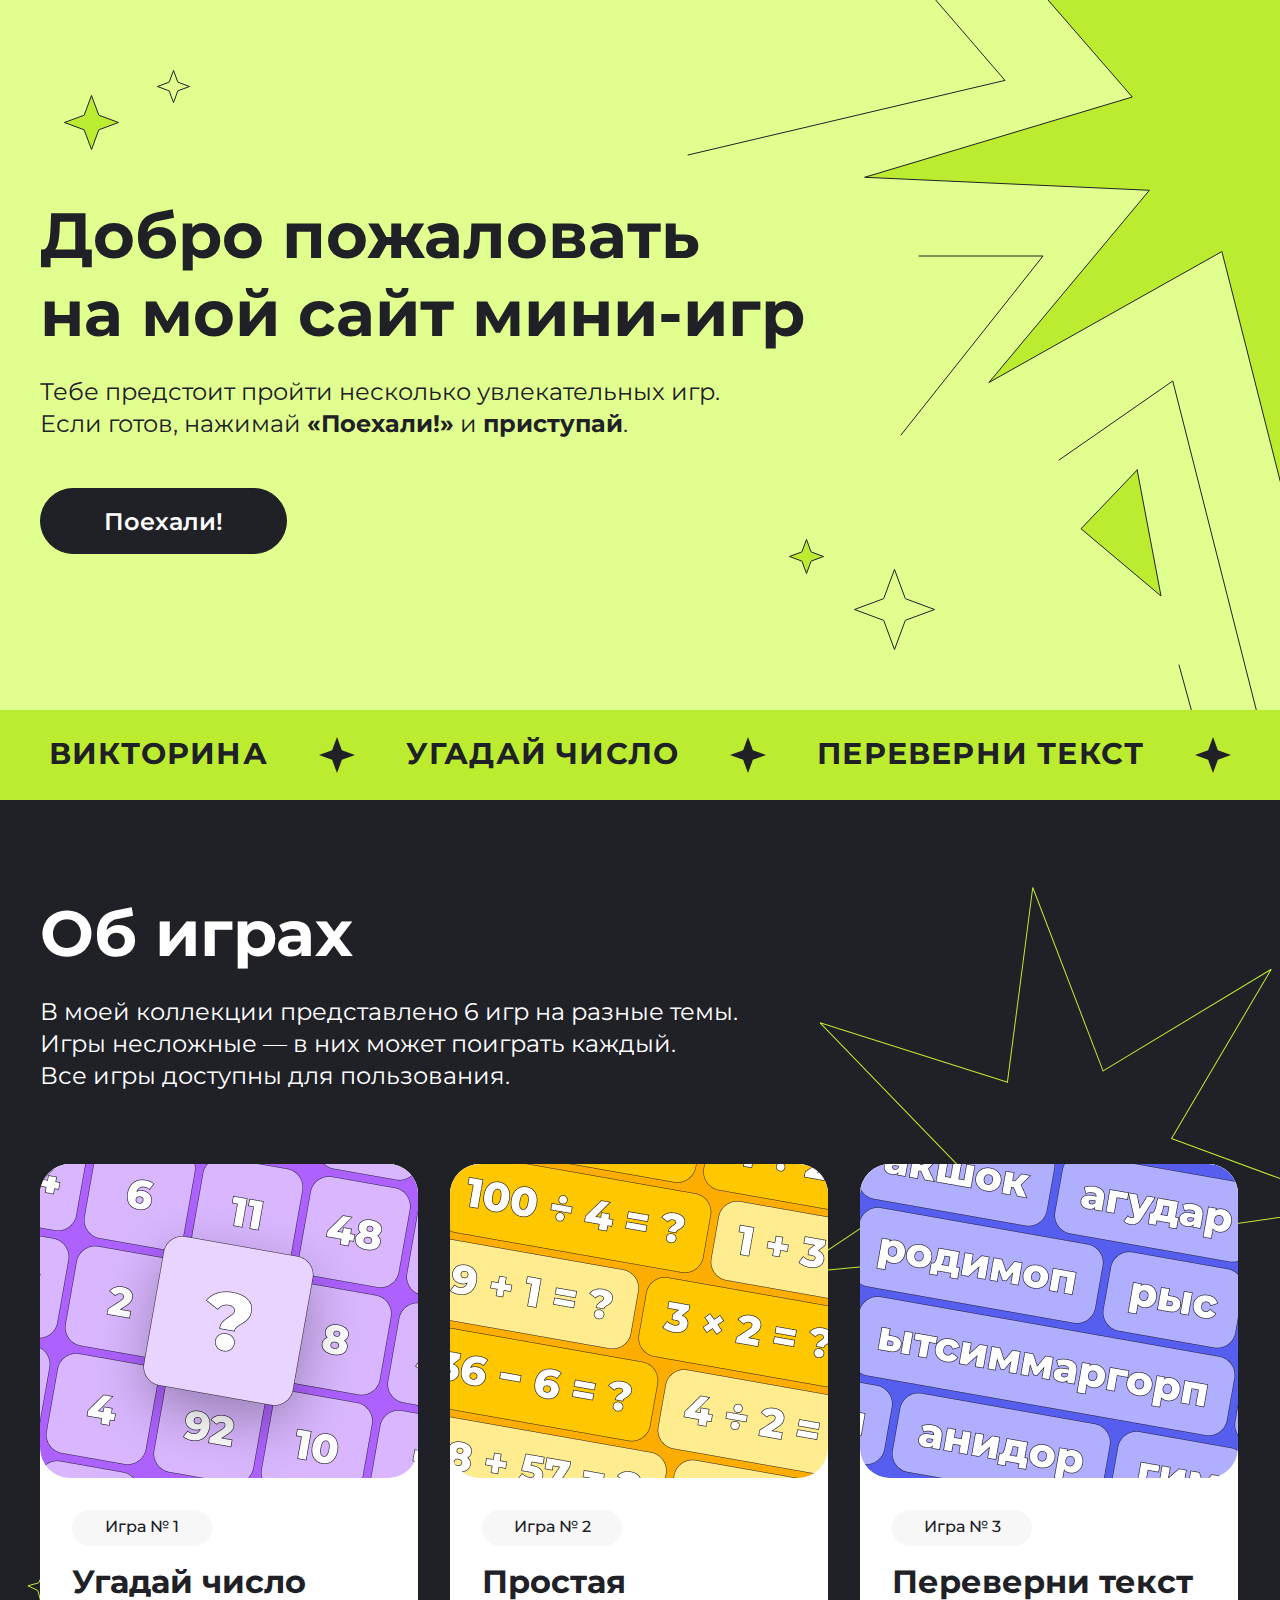
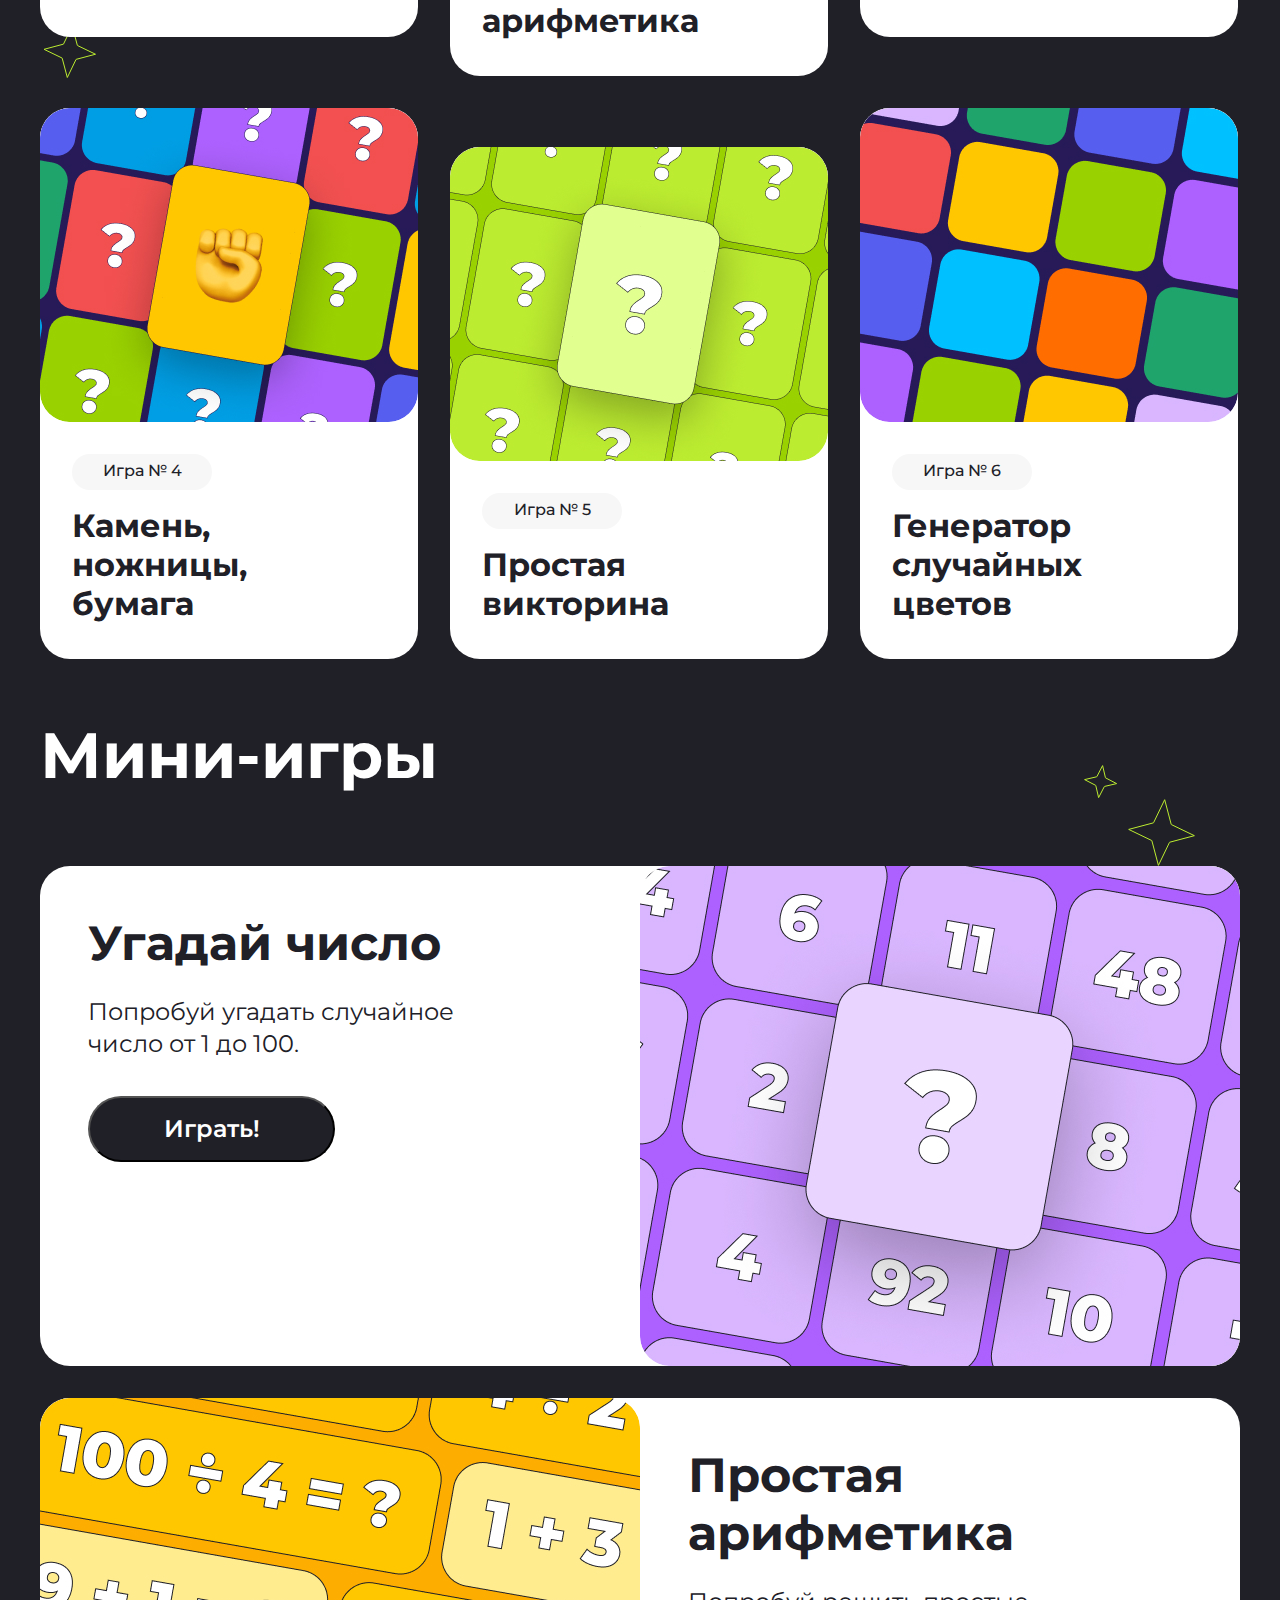
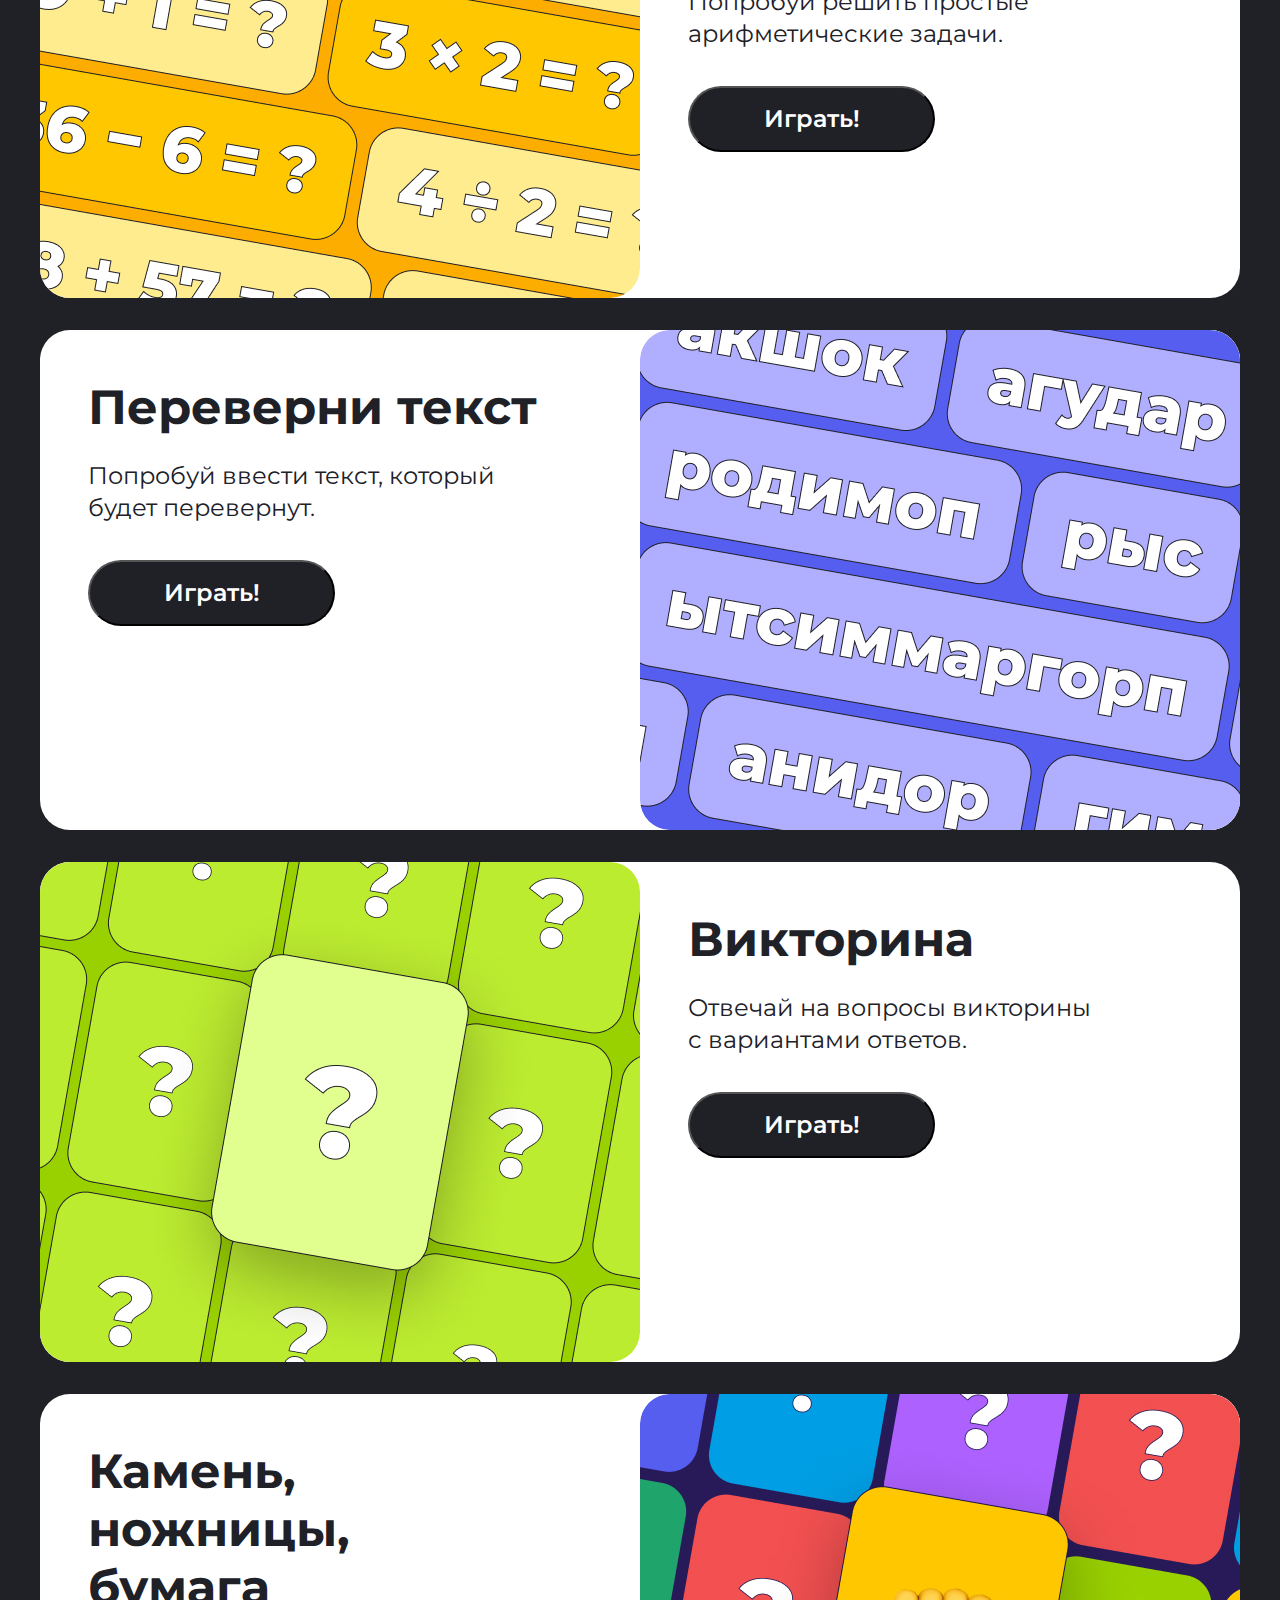
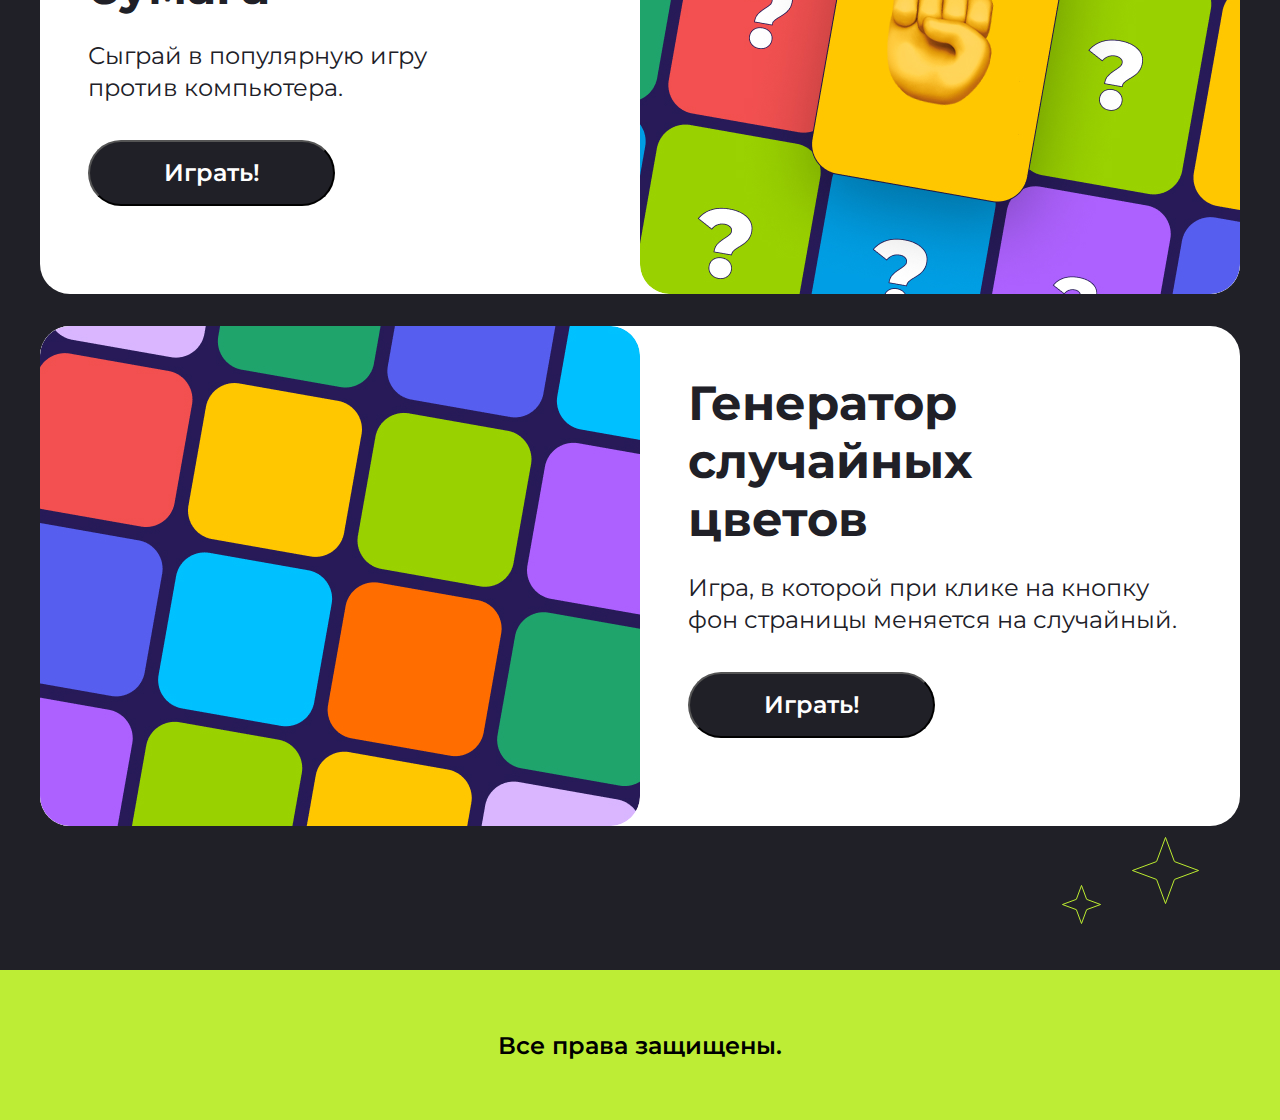
<file: index.html>
<!DOCTYPE html>
<html lang="en">

<head>
    <meta charset="UTF-8">
    <meta http-equiv="X-UA-Compatible" content="IE=edge">
    <meta name="viewport" content="width=device-width, initial-scale=1.0">
    <title>Homework</title>
    <link rel="preconnect" href="https://fonts.googleapis.com">
    <link rel="preconnect" href="https://fonts.gstatic.com" crossorigin>
    <link href="https://fonts.googleapis.com/css2?family=Montserrat:wght@400;500;600;700&display=swap" rel="stylesheet">
    <link rel="stylesheet" href="style.css">
</head>

<body>
    <div class="top center">
        <section class="top__content">
            <h1 class="top__title">Добро пожаловать<br />на мой сайт мини-игр</h1>
            <p class="top__text">Тебе предстоит пройти несколько увлекательных игр.<br />Если готов, нажимай <b>«Поехали!»</b> и <b>приступай</b>.</p>
            <p class="top__text top__text_mobile">Тебе предстоит пройти несколько увлекательных игр. Если готов,<br />нажимай <b>«Поехали!»</b> и <b>приступай</b>.</p>
            <a href="#game" class="top__button">Поехали!</a>
            <a href="#mini-game"class="top__button top__button_mobile">Поехали!</a>
        </section>

        <div class="top__runway">
            <div class="top__runway-content">
                <p class="top__runway-text">Викторина</p>
                <img src="img/Star.svg" alt="star-ranway" class="top__runway-img">
                <p class="top__runway-text">Угадай число</p>
                <img src="img/Star.svg" alt="star-ranway" class="top__runway-img">
                <p class="top__runway-text">Переверни текст</p>
                <img src="img/Star.svg" alt="star-ranway" class="top__runway-img">
                <p class="top__runway-text">Простая арифметика</p>
                <img src="img/Star.svg" alt="star-ranway" class="top__runway-img">
                <p class="top__runway-text">Камень, ножницы, бумага</p>
                <img src="img/Star.svg" alt="star-ranway" class="top__runway-img">
                <p class="top__runway-text">Генератор случайных цветов</p>
                <img src="img/Star.svg" alt="star-ranway" class="top__runway-img">
            </div>
        </div>
    </div>

    <div class="game-box center" id="game">
        <section class="game-box__info">
            <h2 class="game-box__title">Об играх</h2>
            <p class="game-box__text">В моей коллекции представлено 6 игр на разные темы.<br />Игры несложные — в них может поиграть каждый.<br />Все игры доступны для пользования.</p>
        </section>

        <div class="game-box__content">
            <div class="game-box__line1">
                <a href="#game1">
                    <article class="game game_size1">
                        <img src="img/game1.jpg" alt="Игра" class="game__img">
                        <div class="game-bottom">
                            <div class="game__text-box">
                                <p class="game__text">Игра № 1</p>
                            </div>
                            <h3 class="game__title">Угадай число</h3>
                        </div>
                    </article>
                </a>
                <a href="#game2">
                    <article class="game game_size2">
                        <img src="img/game2.jpg" alt="Игра" class="game__img">
                        <div class="game-bottom">
                            <div class="game__text-box">
                                <p class="game__text">Игра № 2</p>
                            </div>
                            <h3 class="game__title">Простая<br />арифметика</h3>
                        </div>
                    </article>
                </a>
                <a href="#game3">
                    <article class="game game_size1">
                        <img src="img/game3.jpg" alt="Игра" class="game__img">
                        <div class="game-bottom">
                            <div class="game__text-box">
                                <p class="game__text">Игра № 3</p>
                            </div>
                            <h3 class="game__title">Переверни текст</h3>
                        </div>
                    </article>
                </a>
            </div>
            <div class="game-box__line2">
                <a href="#game4">
                    <article class="game game_size3">
                        <img src="img/game4.jpg" alt="Игра" class="game__img">
                        <div class="game-bottom">
                            <div class="game__text-box">
                                <p class="game__text">Игра № 4</p>
                            </div>
                            <h3 class="game__title">Камень,<br />ножницы,<br />бумага</h3>
                        </div>
                    </article>
                </a>
                <a href="#game5">
                    <article class="game game_size2">
                        <img src="img/game5.jpg" alt="Игра" class="game__img">
                        <div class="game-bottom">
                            <div class="game__text-box">
                                <p class="game__text">Игра № 5</p>
                            </div>
                            <h3 class="game__title">Простая<br />викторина</h3>
                        </div>
                    </article>
                </a>
                <a href="#game6">
                    <article class="game game_size3">
                        <img src="img/game6.jpg" alt="Игра" class="game__img">
                        <div class="game-bottom">
                            <div class="game__text-box">
                                <p class="game__text">Игра № 6</p>
                            </div>
                            <h3 class="game__title">Генератор<br />случайных<br />цветов</h3>
                        </div>
                    </article>
                </a>
            </div>
        </div>

        <div class="game-box__content-tablet">
            <a href="#game1">
                <article class="game game_size1">
                    <img src="img/game1.jpg" alt="Игра" class="game__img">
                    <div class="game-bottom">
                        <div class="game__text-box">
                            <p class="game__text">Игра № 1</p>
                        </div>
                        <h3 class="game__title">Угадай число</h3>
                    </div>
                </article>
            </a>
            <a href="#game2">
                <article class="game game_size2">
                    <img src="img/game2.jpg" alt="Игра" class="game__img">
                    <div class="game-bottom">
                        <div class="game__text-box">
                            <p class="game__text">Игра № 2</p>
                        </div>
                        <h3 class="game__title">Простая<br />арифметика</h3>
                    </div>
                </article>
            </a>
            <a href="#game3">
                <article class="game game_size1">
                    <img src="img/game3.jpg" alt="Игра" class="game__img">
                    <div class="game-bottom">
                        <div class="game__text-box">
                            <p class="game__text">Игра № 3</p>
                        </div>
                        <h3 class="game__title">Переверни текст</h3>
                    </div>
                </article>
            </a>
            <a href="#game4">
                <article class="game game_size3">
                    <img src="img/game4.jpg" alt="Игра" class="game__img">
                    <div class="game-bottom">
                        <div class="game__text-box">
                            <p class="game__text">Игра № 4</p>
                        </div>
                        <h3 class="game__title">Камень,<br />ножницы,<br />бумага</h3>
                    </div>
                </article>
            </a>
            <a href="#game5">
                <article class="game game_size2">
                    <img src="img/game5.jpg" alt="Игра" class="game__img">
                    <div class="game-bottom">
                        <div class="game__text-box">
                            <p class="game__text">Игра № 5</p>
                        </div>
                        <h3 class="game__title">Простая<br />викторина</h3>
                    </div>
                </article>
            </a>
            <a href="#game6">
                <article class="game game_size3">
                    <img src="img/game6.jpg" alt="Игра" class="game__img">
                    <div class="game-bottom">
                        <div class="game__text-box">
                            <p class="game__text">Игра № 6</p>
                        </div>
                        <h3 class="game__title">Генератор<br />случайных<br />цветов</h3>
                    </div>
                </article>
            </a>
        </div>
    </div>

    <div class="mini-game-box center" id="mini-game">
        <h2 class="mini-game-box__title">Мини-игры</h2>

        <div class="mini-game-box__content">
            <div class="mini-game">
                <div class="mini-game__info">
                    <h3 class="mini-game__title" id="game1">Угадай число</h3>
                    <p class="mini-game__text">Попробуй угадать случайное<br />число от 1 до 100.</p>
                    <button class="mini-game__button" onclick="startGame1()">Играть!</button>
                </div>
                <img src="img/mini1.jpg" alt="Игра" class="mini-game__img">
            </div>
            <div class="mini-game mini-game_two">
                <div class="mini-game__info">
                    <h3 class="mini-game__title" id="game2">Простая арифметика</h3>
                    <p class="mini-game__text">Попробуй решить простые <br />арифметические задачи.</p>
                    <button class="mini-game__button" onclick="startGame2()">Играть!</button>
                </div>
                <img src="img/mini2.jpg" alt="Игра" class="mini-game__img">
            </div>
            <div class="mini-game">
                <div class="mini-game__info">
                    <h3 class="mini-game__title" id="game3">Переверни текст</h3>
                    <p class="mini-game__text">Попробуй ввести текст, который<br />будет перевернут.</p>
                    <button class="mini-game__button" onclick="startGame3()">Играть!</button>
                </div>
                <img src="img/mini3.jpg" alt="Игра" class="mini-game__img">
            </div>
            <div class="mini-game mini-game_two">
                <div class="mini-game__info">
                    <h3 class="mini-game__title" id="game5">Викторина</h3>
                    <p class="mini-game__text">Отвечай на вопросы викторины<br />с вариантами ответов.</p>
                    <button class="mini-game__button" onclick="startGame4()">Играть!</button>
                </div>
                <img src="img/mini4.jpg" alt="Игра" class="mini-game__img">
            </div>
            <div class="mini-game">
                <div class="mini-game__info">
                    <h3 class="mini-game__title" id="game4">Камень,<br />ножницы,<br />бумага</h3>
                    <p class="mini-game__text">Сыграй в популярную игру<br />против компьютера.</p>
                    <button class="mini-game__button" onclick="startGame5()">Играть!</button>
                </div>
                <img src="img/mini5.jpg" alt="Игра" class="mini-game__img">
            </div>
            <div class="mini-game mini-game_two">
                <div class="mini-game__info">
                    <h3 class="mini-game__title" id="game6">Генератор<br />случайных<br />цветов</h3>
                    <p class="mini-game__text mini-game__text_text6">Игра, в которой при клике на кнопку<br />фон страницы меняется на случайный.</p>
                    <p class="mini-game__text mini-game__text_mobile">Игра, в которой при клике<br />на кнопку фон страницы<br />меняется на случайный.</p>
                    <button id="changeBackgroundBtn" class="mini-game__button">Играть!</button>
                </div>
                <img src="img/mini6.jpg" alt="Игра" class="mini-game__img">
            </div>
        </div>
    </div>

    <footer class="footer">
        <p class="footer__text">Все права защищены.</p>
    </footer>

    <script src="game.js"></script> 
</body>
</html>
</file>
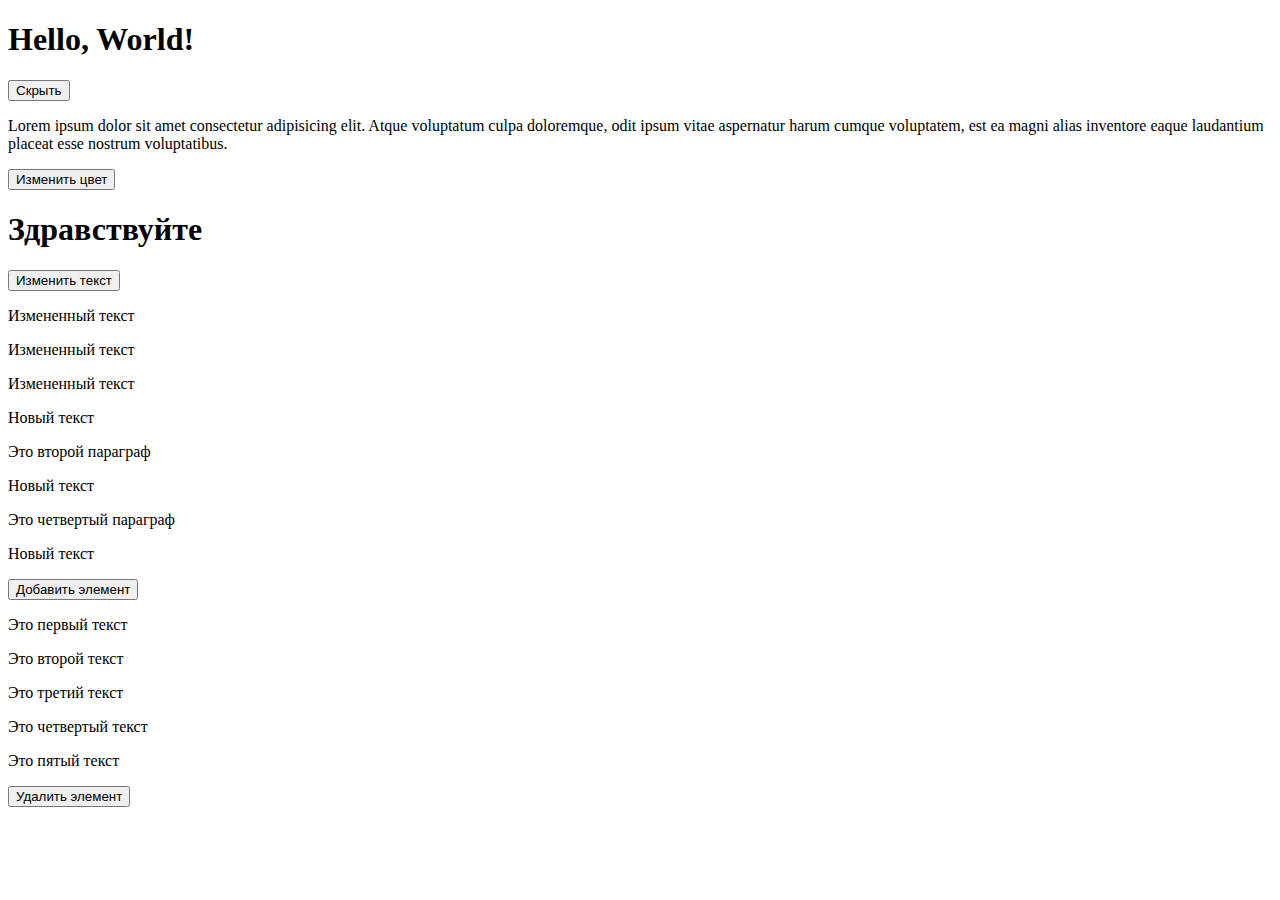
<file: dom.html>
<!DOCTYPE html>
<html lang="en">

<head>
    <meta charset="UTF-8">
    <meta name="viewport" content="width=device-width, initial-scale=1.0">
    <title>Document</title>
</head>

<body>
    <!-- Задание1 -->
    <h1 class="title">Hello, World!</h1>
    <button class="change-text">Скрыть</button>

    <!-- Задание2 -->
    <p class="text">Lorem ipsum dolor sit amet consectetur adipisicing elit. Atque voluptatum culpa doloremque, odit ipsum vitae aspernatur harum cumque voluptatem, est ea magni alias inventore eaque laudantium placeat esse nostrum voluptatibus.</p>
    <button class="btn">Изменить цвет</button>

    <!-- Задание3 -->
    <h1 class="title-two">Здравствуйте</h1>
    <button class="btn-two">Изменить текст</button>

    <!-- Задание4 -->
    <p class="description">Это первый элемент</p>
    <p class="description">Это второй элемент</p>
    <p class="description">Это третий элемент</p>

    <!-- Задание5 -->
    <p class="descrip">Это первый параграф</p>
    <p class="textic">Это второй параграф</p>
    <p class="descrip">Это третий параграф</p>
    <p class="cotic">Это четвертый параграф</p>
    <p class="descrip">Это пятый параграф</p>

    <!-- Задание6 -->
     <button class="btn-three">Добавить элемент</button>

    <!-- Задание7 -->
    <p class="descriptionS">Это первый текст</p>
    <p class="cool">Это второй текст</p>
    <p class="descriptionS">Это третий текст</p>
    <p class="good">Это четвертый текст</p>
    <p class="descriptionS">Это пятый текст</p>
    <button class="btn-four">Удалить элемент</button>

    <script>
        // Задание 1
        const titleEl = document.querySelector('.title');
        const ButtonEl = document.querySelector('.change-text');

        ButtonEl.addEventListener('click', () => {
            if (titleEl.style.display === 'none') {
                titleEl.style.display = 'block'; // Показываем заголовок
            } else {
                titleEl.style.display = 'none'; // Скрываем заголовок
            }
        });

        // Задание 2
        const textEl = document.querySelector('.text');
        const btnEl = document.querySelector('.btn');

        btnEl.addEventListener('click', () => {
            textEl.style.color = 'blue';
        });

        // Задание 3
        const titleTwoEl = document.querySelector('.title-two');
        const btnTwoEl = document.querySelector('.btn-two');

        btnTwoEl.addEventListener('click', () => {
            titleTwoEl.textContent = 'Привет, мир!';
        });

        // Задание 4
        const descriptionsEl = document.querySelectorAll('.description');

        descriptionsEl.forEach(elements => {
            elements.textContent = 'Измененный текст';
        });

        // Задание 5
        const descripEl = document.querySelectorAll('.descrip');

        descripEl.forEach(elements => {
            elements.textContent = 'Новый текст';
        });

        // Задание 6
        const btnThreeEl = document.querySelector('.btn-three');

        btnThreeEl.addEventListener('click', () => {
            const newParagraph = document.createElement('p');
            newParagraph.textContent = 'Новый абзац';
            newParagraph.classList = 'newP';
            document.body.appendChild(newParagraph);
        });

        // Задание 7
        const btnFourEl = document.querySelector('.btn-four');
        const descriptionSEl = document.querySelector('.descriptionS');

        btnFourEl.addEventListener('click', () => {
            descriptionSEl.remove();
        });

    </script>
</body>
</html>
</file>
<file: style.css>
@charset "UTF-8";
* {
  margin: 0;
  padding: 0;
  scroll-behavior: smooth;
}

body {
  font-family: "Montserrat", sans-serif;
}

a {
  text-decoration: none;
}

.center {
  padding-left: calc(50% - 600px);
  padding-right: calc(50% - 600px);
}

.top {
  height: 800px;
  background: #E1FF8F;
  background-image: url(img/star1.svg), url(img/star2.svg), url(img/star3.svg);
  background-position: 63px 69px, calc(100% + 482px) 100%, calc(100% - 344px) calc(100% - 149px);
  background-repeat: no-repeat;
  overflow: hidden;
  position: relative;
}
.top__title {
  color: #202027;
  font-size: 64px;
  font-style: normal;
  font-weight: 700;
  line-height: normal;
  padding-top: 196px;
  padding-bottom: 24px;
}
.top__text {
  color: #202027;
  font-size: 24px;
  font-style: normal;
  font-weight: 400;
  line-height: 32px; /* 133.333% */
  padding-bottom: 48px;
}
.top__text_mobile {
  display: none;
}
.top__button {
  display: inline-block;
  box-sizing: border-box;
  padding-top: 16px;
  width: 247px;
  height: 66px;
  border-radius: 60px;
  border: 1px solid #202027;
  background: #202027;
  color: #FFF;
  text-align: center;
  font-size: 24px;
  font-style: normal;
  font-weight: 600;
  line-height: 141.688%; /* 34.005px */
  margin-bottom: 156px;
}
.top__button_mobile {
  display: none;
}
.top__button:hover {
  background: #FFF;
  color: #000;
}
.top__runway {
  height: 50px;
  background: #BCEC30;
  padding: 27px 49px;
  flex-direction: row;
  align-items: center;
  position: absolute;
  left: 0;
}
.top__runway-content {
  display: flex;
  gap: 51px;
  animation: scroll 15s infinite linear;
}
@keyframes scroll {
  0% {
    transform: translateX(0);
  }
  100% {
    transform: translateX(-100%); /* Двигаем влево */
  }
}
.top__runway-text {
  color: #202027;
  font-size: 30px;
  font-style: normal;
  font-weight: 700;
  line-height: 110%; /* 33px */
  letter-spacing: 1.2px;
  text-transform: uppercase;
  white-space: nowrap; /* Запрещаем перенос текста на новую строку */
}

.game-box {
  height: 1470px;
  background-color: #202027;
  background-image: url(img/star4.svg), url(img/star5.svg);
  background-position: 25px 770px, 111% 85px;
  background-repeat: no-repeat;
}
.game-box__title {
  color: #FFF;
  font-size: 64px;
  font-style: normal;
  font-weight: 700;
  line-height: normal;
  padding-top: 94px;
  padding-bottom: 24px;
}
.game-box__text {
  color: #FFF;
  font-size: 24px;
  font-style: normal;
  font-weight: 400;
  line-height: 32px; /* 133.333% */
  margin-bottom: 72px;
}
.game-box__content {
  display: flex;
  gap: 32px;
  flex-wrap: wrap;
}
.game-box__line1 {
  display: flex;
  align-items: flex-start;
  gap: 32px;
}
.game-box__line2 {
  display: flex;
  align-items: flex-end;
  gap: 32px;
}

.game-box__content-tablet {
  display: none;
}

.game {
  border-radius: 30px;
  background-color: #fff;
  width: 378px;
  display: flex;
  flex-direction: column;
}
.game-bottom {
  padding: 32px 32px 36px 32px;
  display: flex;
  gap: 16px;
  flex-direction: column;
}
.game__text-box {
  border-radius: 52.582px;
  background: #F7F7F7;
  width: 108px;
  display: flex;
  padding: 8px 16px 10px 16px;
  justify-content: center;
}
.game__text {
  color: #202027;
  font-size: 16px;
  font-style: normal;
  font-weight: 500;
  line-height: 110%; /* 17.6px */
}
.game__title {
  color: #202027;
  font-size: 32px;
  font-style: normal;
  font-weight: 700;
  line-height: normal;
}
.game__img {
  border-radius: 30px;
}
.game_size1 {
  height: 473px;
}
.game_size2 {
  height: 512px;
}
.game_size3 {
  height: 551px;
}
.game:hover {
  transform: scale(1.08);
  transition: transform 0.3s ease;
}

.mini-game-box {
  height: 3500px;
  background: #202027;
  background-image: url(img/star-mini1.svg), url(img/star-mini2.svg);
  background-position: calc(100% - 80px) calc(100% - 3299px), calc(100% - 80px) calc(100% - 45px);
  background-repeat: no-repeat;
}
.mini-game-box__title {
  color: #FFF;
  font-size: 64px;
  font-style: normal;
  font-weight: 700;
  line-height: normal;
  padding-top: 46px;
  padding-bottom: 72px;
}
.mini-game-box__content {
  display: flex;
  gap: 32px;
  flex-wrap: wrap;
}

.mini-game {
  width: 1200px;
  border-radius: 30px;
  background: #FFF;
  display: flex;
}
.mini-game__info {
  padding: 48px;
  width: 504px;
}
.mini-game__title {
  color: #202027;
  font-size: 48px;
  font-style: normal;
  font-weight: 700;
  line-height: normal;
}
.mini-game__text {
  color: #202027;
  font-size: 24px;
  font-style: normal;
  font-weight: 400;
  line-height: 32px; /* 133.333% */
  padding-top: 24px;
  padding-bottom: 36px;
}
.mini-game__text_mobile {
  display: none;
}
.mini-game__button {
  border-radius: 60px;
  background: #202027;
  width: 247px;
  height: 66px;
  color: #FFF;
  text-align: center;
  font-size: 24px;
  font-style: normal;
  font-weight: 600;
  line-height: 141.688%; /* 34.005px */
  font-family: inherit;
}
.mini-game__button:hover {
  background: #fff;
  color: #202027;
}
.mini-game__img {
  border-radius: 30px;
}
.mini-game_two {
  flex-direction: row-reverse;
}

.footer {
  height: 150px;
  background: #BDED35;
}
.footer__text {
  color: #000;
  text-align: center;
  font-size: 24px;
  font-style: normal;
  font-weight: 600;
  line-height: normal;
  padding-top: 61px;
  justify-content: center;
}

@media (max-width: 1024px) {
  .center {
    padding-left: calc(50% - 368px);
    padding-right: calc(50% - 368px);
  }
  .top__title {
    font-size: 56px;
  }
  .top__runway {
    bottom: 0;
  }
  .game-box {
    height: 2048px;
  }
  .game-box__content {
    display: none;
  }
  .game-box__content-tablet {
    display: block;
    display: flex;
    flex-wrap: wrap;
    gap: 24px;
    justify-content: center;
  }
  .game {
    width: 354px;
  }
  .mini-game-box {
    height: 6200px;
  }
  .mini-game-box__title {
    color: #FFF;
    font-size: 64px;
    font-style: normal;
    font-weight: 700;
    line-height: normal;
    padding-top: 48px;
    padding-bottom: 48px;
  }
  .mini-game-box__content {
    gap: 32px;
    justify-content: center;
  }
  .mini-game {
    width: 686px;
    flex-direction: column-reverse;
  }
  .mini-game__info {
    width: 560px;
    padding: 48px;
  }
  .mini-game__title {
    color: #202027;
    font-size: 48px;
    font-style: normal;
    font-weight: 700;
    line-height: normal;
  }
  .mini-game__text {
    color: #000;
    font-size: 24px;
    line-height: normal;
    padding-top: 16px;
    padding-bottom: 32px;
  }
  .mini-game__text_text6 {
    display: none;
  }
  .mini-game__text_mobile {
    display: block;
  }
  .mini-game__button {
    width: 285px;
    height: 66px;
    color: #FFF;
    text-align: center;
    font-size: 24px;
    font-style: normal;
    font-weight: 600;
    line-height: 141.688%; /* 22.67px */
  }
}
@media (max-width: 767px) {
  .center {
    padding-left: 16px;
    padding-right: 16px;
  }
  .top {
    height: 700px;
    background-image: url(img/mob-star1.svg), url(img/mob-star2.svg), url(img/mob-star3.svg);
    background-position: 37px 64px, calc(100% + 90px) calc(100% - 550px), 272px 557px;
    background-repeat: no-repeat;
  }
  .top__content {
    display: flex;
    flex-direction: column;
    align-items: center;
  }
  .top__title {
    color: #202027;
    text-align: center;
    font-size: 40px;
    font-style: normal;
    font-weight: 700;
    line-height: normal;
    padding-top: 147px;
  }
  .top__text {
    display: none;
  }
  .top__text_mobile {
    display: block;
    color: #202027;
    text-align: center;
    font-size: 16px;
    line-height: normal;
    padding-bottom: 36px;
  }
  .top__button {
    display: none;
  }
  .top__button_mobile {
    display: block;
    width: 285px;
    height: 55px;
    font-size: 16px;
  }
  .top__runway {
    bottom: 0;
    height: 28px;
    padding: 16px 24px;
    gap: 27px;
  }
  .top__runway-text {
    font-size: 16px;
  }
  .top__runway-img {
    height: 19px;
    width: 19px;
  }
  .game-box {
    display: none;
  }
  .mini-game-box {
    height: 3740px;
    background-image: none;
  }
  .mini-game-box__title {
    color: #FFF;
    font-size: 40px;
    font-style: normal;
    font-weight: 700;
    line-height: normal;
    padding-top: 48px;
    padding-bottom: 48px;
  }
  .mini-game-box__content {
    gap: 24px;
    justify-content: center;
  }
  .mini-game {
    width: 343px;
    flex-direction: column-reverse;
  }
  .mini-game__info {
    width: 285px;
    padding: 29px 29px 32px 29px;
  }
  .mini-game__title {
    color: #202027;
    font-size: 32px;
    font-style: normal;
    font-weight: 700;
    line-height: normal;
  }
  .mini-game__text {
    color: #000;
    font-size: 16px;
    line-height: normal;
    padding-top: 16px;
    padding-bottom: 32px;
  }
  .mini-game__text_text6 {
    display: none;
  }
  .mini-game__text_mobile {
    display: block;
  }
  .mini-game__button {
    width: 285px;
    height: 55px;
    color: #FFF;
    text-align: center;
    font-size: 16px;
    font-style: normal;
    font-weight: 600;
    line-height: 141.688%; /* 22.67px */
  }
  .footer {
    height: 100px;
  }
  .footer__text {
    color: #000;
    text-align: center;
    font-size: 16px;
    font-style: normal;
    font-weight: 600;
    line-height: normal;
    padding-top: 40px;
  }
}/*# sourceMappingURL=style.css.map */
</file>
